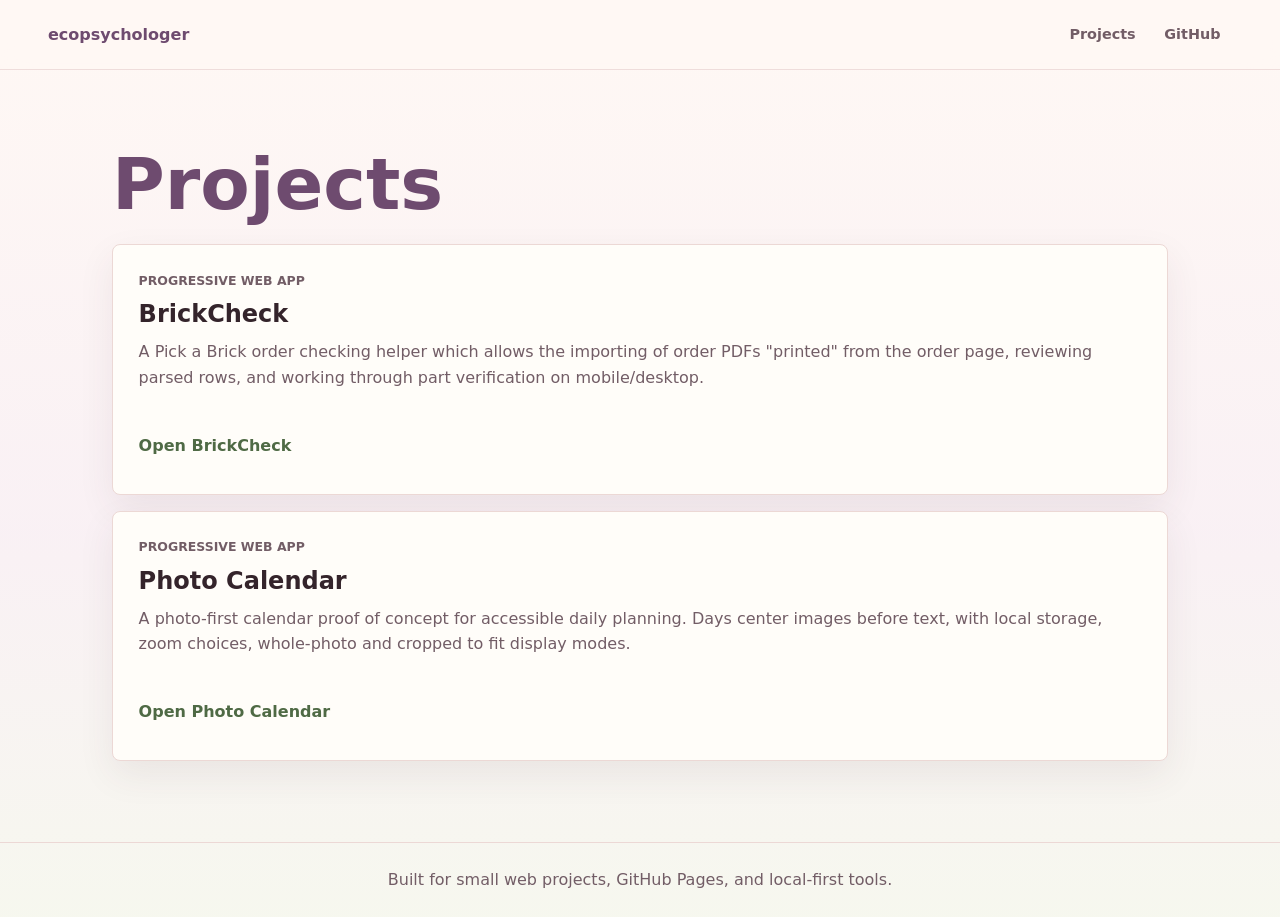
<file: index.html>
<!doctype html>
<html lang="en">
  <head>
    <meta charset="utf-8" />
    <meta name="viewport" content="width=device-width, initial-scale=1" />
    <meta
      name="description"
      content="ecopsychologer's GitHub Pages home for small web projects and local-first tools."
    />
    <meta name="theme-color" content="#f4b8c7" />
    <title>ecopsychologer</title>
    <link rel="stylesheet" href="site.css" />
  </head>
  <body>
    <header class="site-header" id="home">
      <a class="brand" href="#home" aria-label="ecopsychologer home">ecopsychologer</a>
      <nav class="nav" aria-label="Primary navigation">
        <a href="#projects">Projects</a>
        <a href="https://github.com/ecopsychologer">GitHub</a>
      </nav>
    </header>

    <main>
      <section class="section" id="projects" aria-labelledby="projects-title">
        <div class="section-heading">
          <h1 id="projects-title">Projects</h1>
        </div>

        <div class="project-list">
          <article class="project-card">
            <div>
              <p class="project-kicker">Progressive Web App</p>
              <h2>BrickCheck</h2>
              <p>
                A Pick a Brick order checking helper which allows the importing of order
                PDFs "printed" from the order page, reviewing parsed rows, and working
                through part verification on mobile/desktop.
              </p>
            </div>
            <a class="text-link" href="/brickcheck/" aria-label="Open BrickCheck">
              Open BrickCheck
            </a>
          </article>

          <article class="project-card">
            <div>
              <p class="project-kicker">Progressive Web App</p>
              <h2>Photo Calendar</h2>
              <p>
                A photo-first calendar proof of concept for accessible daily planning.
                Days center images before text, with local storage, zoom choices,
                whole-photo and cropped to fit display modes.
              </p>
            </div>
            <a class="text-link" href="/photo-calendar/" aria-label="Open Photo Calendar">
              Open Photo Calendar
            </a>
          </article>
        </div>
      </section>
    </main>

    <footer class="footer">
      <p>Built for small web projects, GitHub Pages, and local-first tools.</p>
    </footer>
  </body>
</html>
</file>
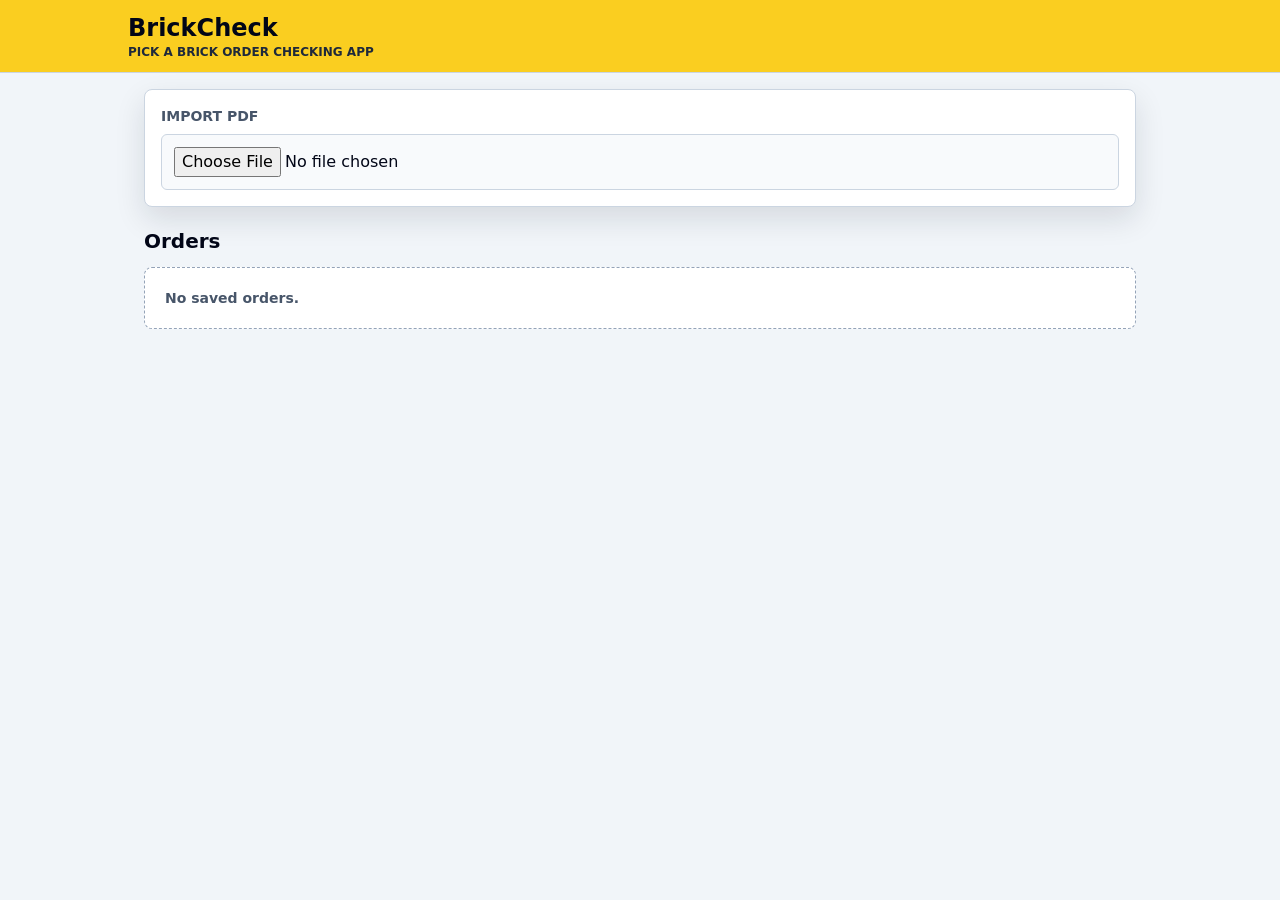
<file: brickcheck/index.html>
<!doctype html>
<html lang="en">
  <head>
    <meta charset="UTF-8" />
    <meta name="viewport" content="width=device-width, initial-scale=1.0, viewport-fit=cover" />
    <meta name="theme-color" content="#facc15" />
    <title>BrickCheck</title>
    <script type="module" crossorigin src="./assets/index-BHTKw_q2.js"></script>
    <link rel="stylesheet" crossorigin href="./assets/index-CjwD-fsX.css">
  <link rel="manifest" href="./manifest.webmanifest"></head>
  <body>
    <div id="root"></div>
  </body>
</html>
</file>
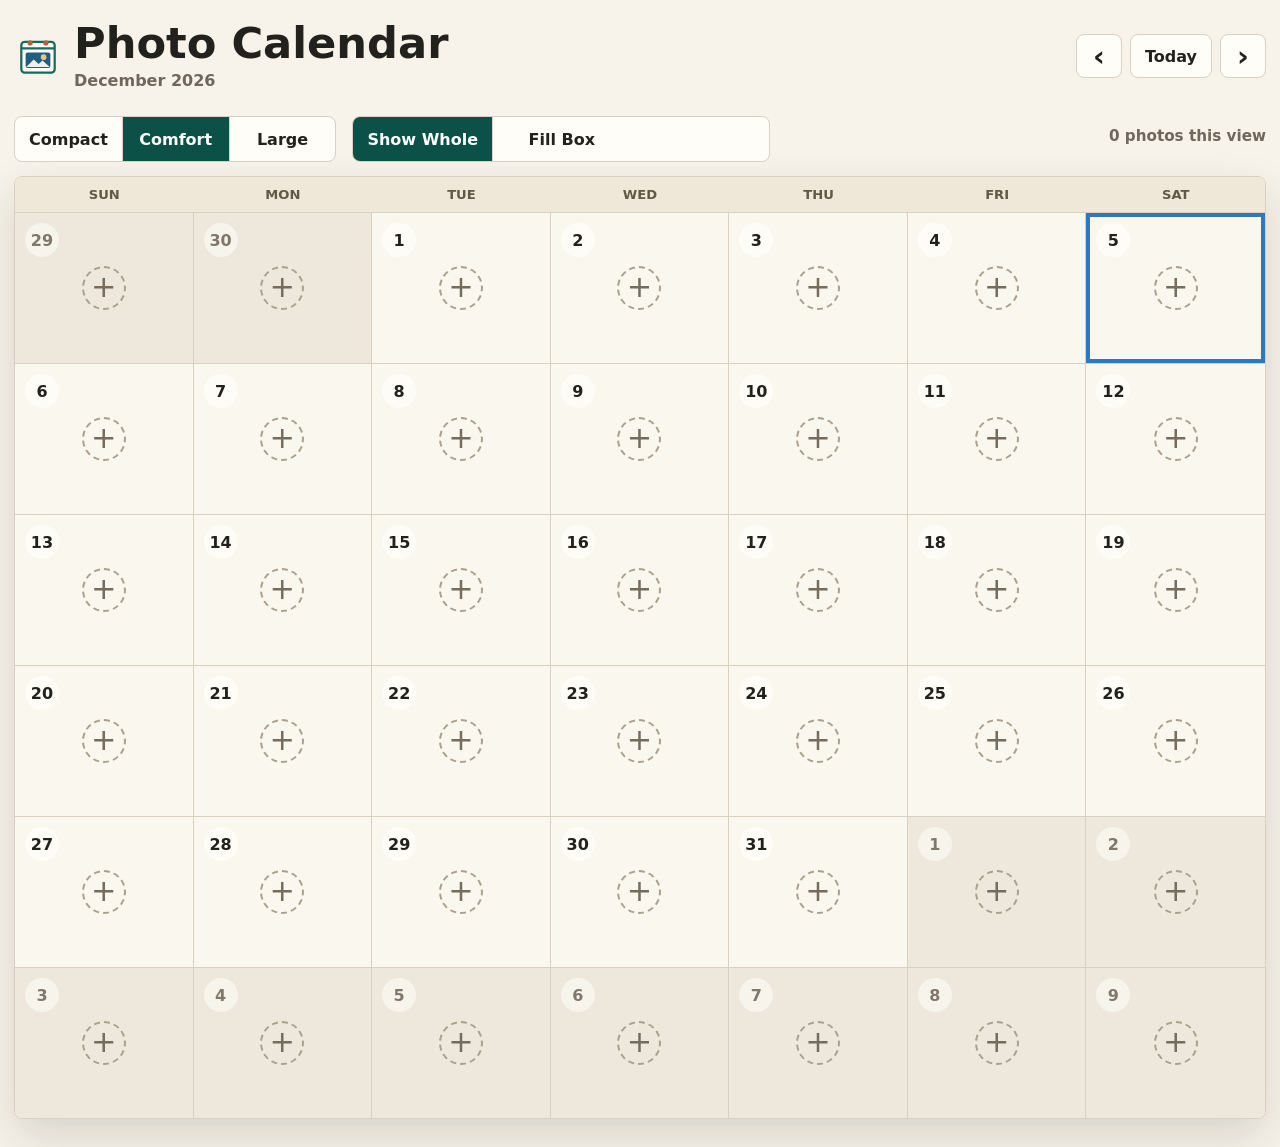
<file: photo-calendar/index.html>
<!doctype html>
<html lang="en">
  <head>
    <meta charset="UTF-8" />
    <meta name="viewport" content="width=device-width, initial-scale=1.0" />
    <meta
      name="description"
      content="A photo-first calendar Progressive Web App."
    />
    <meta name="theme-color" content="#f7f3ea" />
    <title>Photo Calendar</title>
    <link rel="manifest" href="./manifest.webmanifest" />
    <link rel="icon" href="./icons/icon.svg" type="image/svg+xml" />
    <link rel="apple-touch-icon" href="./icons/icon-192.png" />
    <link rel="stylesheet" href="./styles.css" />
  </head>
  <body>
    <div class="app-shell">
      <header class="topbar">
        <div class="brand-lockup" aria-label="Photo Calendar">
          <img src="./icons/icon.svg" alt="" class="brand-icon" />
          <div>
            <h1>Photo Calendar</h1>
            <p id="monthLabel" aria-live="polite"></p>
          </div>
        </div>

        <nav class="month-controls" aria-label="Calendar navigation">
          <button class="icon-button" type="button" id="prevMonth" aria-label="Previous month">
            <span aria-hidden="true">‹</span>
          </button>
          <button class="today-button" type="button" id="todayButton">Today</button>
          <button class="icon-button" type="button" id="nextMonth" aria-label="Next month">
            <span aria-hidden="true">›</span>
          </button>
        </nav>
      </header>

      <main>
        <section class="toolbar" aria-label="Calendar options">
          <div class="segmented-control" role="group" aria-label="Day size">
            <button type="button" data-zoom="compact">Compact</button>
            <button type="button" data-zoom="comfortable">Comfort</button>
            <button type="button" data-zoom="large">Large</button>
          </div>
          <div class="segmented-control" role="group" aria-label="Photo fit">
            <button type="button" data-image-fit="contain">Show Whole</button>
            <button type="button" data-image-fit="cover">Fill Box</button>
          </div>
          <div class="calendar-status" id="calendarStatus" aria-live="polite"></div>
        </section>

        <section class="calendar-wrap" aria-label="Month calendar">
          <div class="weekday-row" aria-hidden="true">
            <span>Sun</span>
            <span>Mon</span>
            <span>Tue</span>
            <span>Wed</span>
            <span>Thu</span>
            <span>Fri</span>
            <span>Sat</span>
          </div>
          <div class="calendar-grid" id="calendarGrid"></div>
        </section>
      </main>
    </div>

    <dialog class="day-dialog" id="dayDialog" aria-labelledby="dialogTitle">
      <form method="dialog" class="day-editor">
        <div class="dialog-header">
          <div>
            <p class="eyebrow" id="dialogDate"></p>
            <h2 id="dialogTitle">Day photo</h2>
          </div>
          <button class="icon-button" type="button" id="closeDialog" aria-label="Close">
            <span aria-hidden="true">×</span>
          </button>
        </div>

        <div class="editor-layout">
          <div class="photo-stage" id="photoStage">
            <img id="photoPreview" alt="" hidden />
            <div class="photo-placeholder" id="photoPlaceholder" aria-hidden="true">
              <span class="placeholder-icon">+</span>
            </div>
          </div>

          <div class="editor-fields">
            <div class="photo-strip" id="photoStrip" aria-label="Photos for this day"></div>

            <label class="file-picker">
              <input id="photoInput" type="file" accept="image/*" />
              <span id="photoPickerLabel">Choose Photo</span>
            </label>

            <label>
              <span>Title</span>
              <input id="titleInput" type="text" autocomplete="off" maxlength="80" />
            </label>

            <label>
              <span>Notes</span>
              <textarea id="noteInput" rows="5" maxlength="500"></textarea>
            </label>

            <div class="dialog-actions">
              <button class="secondary-button" type="button" id="addPhoto">Add Photo</button>
              <button class="danger-button" type="button" id="removePhoto">Remove Photo</button>
              <button class="secondary-button" type="button" id="cancelEdit">Cancel</button>
              <button class="primary-button" type="submit" id="saveDay">Save</button>
            </div>
          </div>
        </div>
      </form>
    </dialog>

    <script src="./app.js" type="module"></script>
  </body>
</html>
</file>
<file: site.css>
:root {
  color-scheme: light;
  --ink: #34242b;
  --muted: #725d66;
  --paper: #fff8f4;
  --surface: #fffdf9;
  --petal: #f4b8c7;
  --rose: #b94768;
  --plum: #6e4b6f;
  --moss: #4f6a45;
  --line: #ecd8d5;
  --shadow: 0 14px 36px rgba(80, 49, 61, 0.08);
}

* {
  box-sizing: border-box;
}

html {
  scroll-behavior: smooth;
}

body {
  margin: 0;
  background: linear-gradient(
    180deg,
    rgba(255, 248, 244, 0.98) 0%,
    rgba(249, 240, 244, 0.96) 58%,
    rgba(246, 247, 238, 0.96) 100%
  );
  color: var(--ink);
  font-family:
    Inter, ui-sans-serif, system-ui, -apple-system, BlinkMacSystemFont, "Segoe UI",
    sans-serif;
  line-height: 1.6;
}

a {
  color: inherit;
}

.site-header {
  position: sticky;
  top: 0;
  z-index: 10;
  display: flex;
  align-items: center;
  justify-content: space-between;
  gap: 1rem;
  padding: 1rem clamp(1rem, 4vw, 3rem);
  background: rgba(255, 248, 244, 0.9);
  border-bottom: 1px solid rgba(236, 216, 213, 0.8);
  backdrop-filter: blur(16px);
}

.brand {
  color: var(--plum);
  font-size: 1rem;
  font-weight: 800;
  text-decoration: none;
}

.nav {
  display: flex;
  flex-wrap: wrap;
  align-items: center;
  justify-content: flex-end;
  gap: 0.35rem;
}

.nav a {
  border-radius: 999px;
  color: var(--muted);
  font-size: 0.9rem;
  font-weight: 700;
  padding: 0.45rem 0.72rem;
  text-decoration: none;
}

.nav a:hover,
.nav a:focus-visible {
  background: rgba(244, 184, 199, 0.28);
  color: var(--rose);
  outline: none;
}

h1,
h2,
h3,
p {
  margin-top: 0;
}

h1 {
  color: var(--plum);
  font-size: clamp(2.4rem, 8vw, 4.5rem);
  line-height: 0.95;
  margin-bottom: 0.8rem;
}

h2 {
  color: var(--ink);
  font-size: 1.5rem;
  line-height: 1.15;
  margin-bottom: 0.65rem;
}

.section {
  margin: 0 auto;
  max-width: 72rem;
  min-height: calc(100vh - 8rem);
  padding: clamp(2.5rem, 8vw, 5rem) clamp(1rem, 4vw, 3rem);
}

.section-heading {
  max-width: 44rem;
}

.project-list {
  display: grid;
  gap: 1rem;
  grid-template-columns: 1fr;
  margin-top: 1.6rem;
}

.project-card {
  background: var(--surface);
  border: 1px solid var(--line);
  border-radius: 8px;
  box-shadow: var(--shadow);
  display: flex;
  flex-direction: column;
  justify-content: space-between;
  min-height: 14rem;
  padding: clamp(1.1rem, 3vw, 1.6rem);
}

.project-card p,
.footer p {
  color: var(--muted);
}

.project-kicker {
  color: var(--rose);
  font-size: 0.78rem;
  font-weight: 850;
  letter-spacing: 0;
  margin: 0 0 0.65rem;
  text-transform: uppercase;
}

.text-link {
  align-items: center;
  border-radius: 8px;
  color: var(--moss);
  display: inline-flex;
  font-weight: 800;
  margin-top: 1rem;
  min-height: 2.85rem;
  text-decoration: none;
}

.text-link:hover,
.text-link:focus-visible {
  color: var(--rose);
}

.text-link:focus-visible {
  outline: 3px solid rgba(141, 169, 130, 0.45);
  outline-offset: 3px;
}

.footer {
  border-top: 1px solid var(--line);
  padding: 1.5rem clamp(1rem, 4vw, 3rem);
  text-align: center;
}

.footer p {
  margin: 0;
}

@media (max-width: 760px) {
  .site-header {
    align-items: flex-start;
    flex-direction: column;
  }

  .nav {
    justify-content: flex-start;
  }
}
</file>
<file: brickcheck/assets/index-CjwD-fsX.css>
*,:before,:after{--tw-border-spacing-x: 0;--tw-border-spacing-y: 0;--tw-translate-x: 0;--tw-translate-y: 0;--tw-rotate: 0;--tw-skew-x: 0;--tw-skew-y: 0;--tw-scale-x: 1;--tw-scale-y: 1;--tw-pan-x: ;--tw-pan-y: ;--tw-pinch-zoom: ;--tw-scroll-snap-strictness: proximity;--tw-gradient-from-position: ;--tw-gradient-via-position: ;--tw-gradient-to-position: ;--tw-ordinal: ;--tw-slashed-zero: ;--tw-numeric-figure: ;--tw-numeric-spacing: ;--tw-numeric-fraction: ;--tw-ring-inset: ;--tw-ring-offset-width: 0px;--tw-ring-offset-color: #fff;--tw-ring-color: rgb(59 130 246 / .5);--tw-ring-offset-shadow: 0 0 #0000;--tw-ring-shadow: 0 0 #0000;--tw-shadow: 0 0 #0000;--tw-shadow-colored: 0 0 #0000;--tw-blur: ;--tw-brightness: ;--tw-contrast: ;--tw-grayscale: ;--tw-hue-rotate: ;--tw-invert: ;--tw-saturate: ;--tw-sepia: ;--tw-drop-shadow: ;--tw-backdrop-blur: ;--tw-backdrop-brightness: ;--tw-backdrop-contrast: ;--tw-backdrop-grayscale: ;--tw-backdrop-hue-rotate: ;--tw-backdrop-invert: ;--tw-backdrop-opacity: ;--tw-backdrop-saturate: ;--tw-backdrop-sepia: ;--tw-contain-size: ;--tw-contain-layout: ;--tw-contain-paint: ;--tw-contain-style: }::backdrop{--tw-border-spacing-x: 0;--tw-border-spacing-y: 0;--tw-translate-x: 0;--tw-translate-y: 0;--tw-rotate: 0;--tw-skew-x: 0;--tw-skew-y: 0;--tw-scale-x: 1;--tw-scale-y: 1;--tw-pan-x: ;--tw-pan-y: ;--tw-pinch-zoom: ;--tw-scroll-snap-strictness: proximity;--tw-gradient-from-position: ;--tw-gradient-via-position: ;--tw-gradient-to-position: ;--tw-ordinal: ;--tw-slashed-zero: ;--tw-numeric-figure: ;--tw-numeric-spacing: ;--tw-numeric-fraction: ;--tw-ring-inset: ;--tw-ring-offset-width: 0px;--tw-ring-offset-color: #fff;--tw-ring-color: rgb(59 130 246 / .5);--tw-ring-offset-shadow: 0 0 #0000;--tw-ring-shadow: 0 0 #0000;--tw-shadow: 0 0 #0000;--tw-shadow-colored: 0 0 #0000;--tw-blur: ;--tw-brightness: ;--tw-contrast: ;--tw-grayscale: ;--tw-hue-rotate: ;--tw-invert: ;--tw-saturate: ;--tw-sepia: ;--tw-drop-shadow: ;--tw-backdrop-blur: ;--tw-backdrop-brightness: ;--tw-backdrop-contrast: ;--tw-backdrop-grayscale: ;--tw-backdrop-hue-rotate: ;--tw-backdrop-invert: ;--tw-backdrop-opacity: ;--tw-backdrop-saturate: ;--tw-backdrop-sepia: ;--tw-contain-size: ;--tw-contain-layout: ;--tw-contain-paint: ;--tw-contain-style: }*,:before,:after{box-sizing:border-box;border-width:0;border-style:solid;border-color:#e5e7eb}:before,:after{--tw-content: ""}html,:host{line-height:1.5;-webkit-text-size-adjust:100%;-moz-tab-size:4;-o-tab-size:4;tab-size:4;font-family:ui-sans-serif,system-ui,sans-serif,"Apple Color Emoji","Segoe UI Emoji",Segoe UI Symbol,"Noto Color Emoji";font-feature-settings:normal;font-variation-settings:normal;-webkit-tap-highlight-color:transparent}body{margin:0;line-height:inherit}hr{height:0;color:inherit;border-top-width:1px}abbr:where([title]){-webkit-text-decoration:underline dotted;text-decoration:underline dotted}h1,h2,h3,h4,h5,h6{font-size:inherit;font-weight:inherit}a{color:inherit;text-decoration:inherit}b,strong{font-weight:bolder}code,kbd,samp,pre{font-family:ui-monospace,SFMono-Regular,Menlo,Monaco,Consolas,Liberation Mono,Courier New,monospace;font-feature-settings:normal;font-variation-settings:normal;font-size:1em}small{font-size:80%}sub,sup{font-size:75%;line-height:0;position:relative;vertical-align:baseline}sub{bottom:-.25em}sup{top:-.5em}table{text-indent:0;border-color:inherit;border-collapse:collapse}button,input,optgroup,select,textarea{font-family:inherit;font-feature-settings:inherit;font-variation-settings:inherit;font-size:100%;font-weight:inherit;line-height:inherit;letter-spacing:inherit;color:inherit;margin:0;padding:0}button,select{text-transform:none}button,input:where([type=button]),input:where([type=reset]),input:where([type=submit]){-webkit-appearance:button;background-color:transparent;background-image:none}:-moz-focusring{outline:auto}:-moz-ui-invalid{box-shadow:none}progress{vertical-align:baseline}::-webkit-inner-spin-button,::-webkit-outer-spin-button{height:auto}[type=search]{-webkit-appearance:textfield;outline-offset:-2px}::-webkit-search-decoration{-webkit-appearance:none}::-webkit-file-upload-button{-webkit-appearance:button;font:inherit}summary{display:list-item}blockquote,dl,dd,h1,h2,h3,h4,h5,h6,hr,figure,p,pre{margin:0}fieldset{margin:0;padding:0}legend{padding:0}ol,ul,menu{list-style:none;margin:0;padding:0}dialog{padding:0}textarea{resize:vertical}input::-moz-placeholder,textarea::-moz-placeholder{opacity:1;color:#9ca3af}input::placeholder,textarea::placeholder{opacity:1;color:#9ca3af}button,[role=button]{cursor:pointer}:disabled{cursor:default}img,svg,video,canvas,audio,iframe,embed,object{display:block;vertical-align:middle}img,video{max-width:100%;height:auto}[hidden]:where(:not([hidden=until-found])){display:none}.pointer-events-none{pointer-events:none}.visible{visibility:visible}.fixed{position:fixed}.sticky{position:sticky}.inset-0{inset:0}.top-0{top:0}.z-20{z-index:20}.z-40{z-index:40}.mx-auto{margin-left:auto;margin-right:auto}.mb-1{margin-bottom:.25rem}.mb-2{margin-bottom:.5rem}.mt-1{margin-top:.25rem}.mt-2{margin-top:.5rem}.mt-3{margin-top:.75rem}.mt-4{margin-top:1rem}.mt-8{margin-top:2rem}.block{display:block}.flex{display:flex}.grid{display:grid}.hidden{display:none}.h-3{height:.75rem}.h-52{height:13rem}.h-6{height:1.5rem}.h-full{height:100%}.min-h-10{min-height:2.5rem}.min-h-11{min-height:2.75rem}.min-h-12{min-height:3rem}.min-h-28{min-height:7rem}.min-h-screen{min-height:100vh}.w-6{width:1.5rem}.w-full{width:100%}.min-w-0{min-width:0px}.max-w-5xl{max-width:64rem}.max-w-lg{max-width:32rem}.shrink-0{flex-shrink:0}.transform{transform:translate(var(--tw-translate-x),var(--tw-translate-y)) rotate(var(--tw-rotate)) skew(var(--tw-skew-x)) skewY(var(--tw-skew-y)) scaleX(var(--tw-scale-x)) scaleY(var(--tw-scale-y))}.cursor-pointer{cursor:pointer}.grid-cols-2{grid-template-columns:repeat(2,minmax(0,1fr))}.grid-cols-3{grid-template-columns:repeat(3,minmax(0,1fr))}.grid-cols-4{grid-template-columns:repeat(4,minmax(0,1fr))}.grid-cols-\[1fr_auto\]{grid-template-columns:1fr auto}.grid-cols-\[72px_1fr\]{grid-template-columns:72px 1fr}.flex-wrap{flex-wrap:wrap}.place-items-center{place-items:center}.items-start{align-items:flex-start}.items-center{align-items:center}.justify-end{justify-content:flex-end}.justify-between{justify-content:space-between}.gap-1{gap:.25rem}.gap-2{gap:.5rem}.gap-3{gap:.75rem}.space-y-3>:not([hidden])~:not([hidden]){--tw-space-y-reverse: 0;margin-top:calc(.75rem * calc(1 - var(--tw-space-y-reverse)));margin-bottom:calc(.75rem * var(--tw-space-y-reverse))}.space-y-4>:not([hidden])~:not([hidden]){--tw-space-y-reverse: 0;margin-top:calc(1rem * calc(1 - var(--tw-space-y-reverse)));margin-bottom:calc(1rem * var(--tw-space-y-reverse))}.space-y-5>:not([hidden])~:not([hidden]){--tw-space-y-reverse: 0;margin-top:calc(1.25rem * calc(1 - var(--tw-space-y-reverse)));margin-bottom:calc(1.25rem * var(--tw-space-y-reverse))}.overflow-hidden{overflow:hidden}.truncate{overflow:hidden;text-overflow:ellipsis;white-space:nowrap}.break-words{overflow-wrap:break-word}.rounded{border-radius:.25rem}.rounded-full{border-radius:9999px}.rounded-lg{border-radius:.5rem}.rounded-md{border-radius:.375rem}.border{border-width:1px}.border-b{border-bottom-width:1px}.border-t{border-top-width:1px}.border-dashed{border-style:dashed}.border-amber-200{--tw-border-opacity: 1;border-color:rgb(253 230 138 / var(--tw-border-opacity, 1))}.border-amber-300{--tw-border-opacity: 1;border-color:rgb(252 211 77 / var(--tw-border-opacity, 1))}.border-slate-100{--tw-border-opacity: 1;border-color:rgb(241 245 249 / var(--tw-border-opacity, 1))}.border-slate-200{--tw-border-opacity: 1;border-color:rgb(226 232 240 / var(--tw-border-opacity, 1))}.border-slate-300{--tw-border-opacity: 1;border-color:rgb(203 213 225 / var(--tw-border-opacity, 1))}.border-slate-400{--tw-border-opacity: 1;border-color:rgb(148 163 184 / var(--tw-border-opacity, 1))}.bg-amber-100{--tw-bg-opacity: 1;background-color:rgb(254 243 199 / var(--tw-bg-opacity, 1))}.bg-amber-50{--tw-bg-opacity: 1;background-color:rgb(255 251 235 / var(--tw-bg-opacity, 1))}.bg-emerald-100{--tw-bg-opacity: 1;background-color:rgb(209 250 229 / var(--tw-bg-opacity, 1))}.bg-red-100{--tw-bg-opacity: 1;background-color:rgb(254 226 226 / var(--tw-bg-opacity, 1))}.bg-red-700{--tw-bg-opacity: 1;background-color:rgb(185 28 28 / var(--tw-bg-opacity, 1))}.bg-sky-100{--tw-bg-opacity: 1;background-color:rgb(224 242 254 / var(--tw-bg-opacity, 1))}.bg-slate-100{--tw-bg-opacity: 1;background-color:rgb(241 245 249 / var(--tw-bg-opacity, 1))}.bg-slate-200{--tw-bg-opacity: 1;background-color:rgb(226 232 240 / var(--tw-bg-opacity, 1))}.bg-slate-50{--tw-bg-opacity: 1;background-color:rgb(248 250 252 / var(--tw-bg-opacity, 1))}.bg-slate-900{--tw-bg-opacity: 1;background-color:rgb(15 23 42 / var(--tw-bg-opacity, 1))}.bg-slate-950{--tw-bg-opacity: 1;background-color:rgb(2 6 23 / var(--tw-bg-opacity, 1))}.bg-slate-950\/60{background-color:#02061799}.bg-white{--tw-bg-opacity: 1;background-color:rgb(255 255 255 / var(--tw-bg-opacity, 1))}.bg-yellow-100{--tw-bg-opacity: 1;background-color:rgb(254 249 195 / var(--tw-bg-opacity, 1))}.bg-yellow-200{--tw-bg-opacity: 1;background-color:rgb(254 240 138 / var(--tw-bg-opacity, 1))}.bg-yellow-300{--tw-bg-opacity: 1;background-color:rgb(253 224 71 / var(--tw-bg-opacity, 1))}.bg-yellow-400\/95{background-color:#facc15f2}.object-cover{-o-object-fit:cover;object-fit:cover}.p-2{padding:.5rem}.p-3{padding:.75rem}.p-4{padding:1rem}.p-5{padding:1.25rem}.px-2{padding-left:.5rem;padding-right:.5rem}.px-3{padding-left:.75rem;padding-right:.75rem}.px-4{padding-left:1rem;padding-right:1rem}.py-1{padding-top:.25rem;padding-bottom:.25rem}.py-2{padding-top:.5rem;padding-bottom:.5rem}.py-3{padding-top:.75rem;padding-bottom:.75rem}.py-4{padding-top:1rem;padding-bottom:1rem}.pb-28{padding-bottom:7rem}.pt-3{padding-top:.75rem}.text-left{text-align:left}.text-center{text-align:center}.text-right{text-align:right}.font-mono{font-family:ui-monospace,SFMono-Regular,Menlo,Monaco,Consolas,Liberation Mono,Courier New,monospace}.text-2xl{font-size:1.5rem;line-height:2rem}.text-\[10px\]{font-size:10px}.text-\[11px\]{font-size:11px}.text-base{font-size:1rem;line-height:1.5rem}.text-lg{font-size:1.125rem;line-height:1.75rem}.text-sm{font-size:.875rem;line-height:1.25rem}.text-xl{font-size:1.25rem;line-height:1.75rem}.text-xs{font-size:.75rem;line-height:1rem}.font-black{font-weight:900}.font-bold{font-weight:700}.font-semibold{font-weight:600}.uppercase{text-transform:uppercase}.leading-6{line-height:1.5rem}.leading-tight{line-height:1.25}.tracking-normal{letter-spacing:0em}.text-amber-700{--tw-text-opacity: 1;color:rgb(180 83 9 / var(--tw-text-opacity, 1))}.text-amber-800{--tw-text-opacity: 1;color:rgb(146 64 14 / var(--tw-text-opacity, 1))}.text-amber-900{--tw-text-opacity: 1;color:rgb(120 53 15 / var(--tw-text-opacity, 1))}.text-amber-950{--tw-text-opacity: 1;color:rgb(69 26 3 / var(--tw-text-opacity, 1))}.text-emerald-700{--tw-text-opacity: 1;color:rgb(4 120 87 / var(--tw-text-opacity, 1))}.text-emerald-800{--tw-text-opacity: 1;color:rgb(6 95 70 / var(--tw-text-opacity, 1))}.text-red-700{--tw-text-opacity: 1;color:rgb(185 28 28 / var(--tw-text-opacity, 1))}.text-red-800{--tw-text-opacity: 1;color:rgb(153 27 27 / var(--tw-text-opacity, 1))}.text-sky-800{--tw-text-opacity: 1;color:rgb(7 89 133 / var(--tw-text-opacity, 1))}.text-slate-500{--tw-text-opacity: 1;color:rgb(100 116 139 / var(--tw-text-opacity, 1))}.text-slate-600{--tw-text-opacity: 1;color:rgb(71 85 105 / var(--tw-text-opacity, 1))}.text-slate-700{--tw-text-opacity: 1;color:rgb(51 65 85 / var(--tw-text-opacity, 1))}.text-slate-800{--tw-text-opacity: 1;color:rgb(30 41 59 / var(--tw-text-opacity, 1))}.text-slate-950{--tw-text-opacity: 1;color:rgb(2 6 23 / var(--tw-text-opacity, 1))}.text-white{--tw-text-opacity: 1;color:rgb(255 255 255 / var(--tw-text-opacity, 1))}.underline{text-decoration-line:underline}.accent-red-700{accent-color:#b91c1c}.accent-slate-950{accent-color:#020617}.opacity-50{opacity:.5}.shadow-sm{--tw-shadow: 0 1px 2px 0 rgb(0 0 0 / .05);--tw-shadow-colored: 0 1px 2px 0 var(--tw-shadow-color);box-shadow:var(--tw-ring-offset-shadow, 0 0 #0000),var(--tw-ring-shadow, 0 0 #0000),var(--tw-shadow)}.shadow-soft{--tw-shadow: 0 12px 30px rgba(17, 24, 39, .12);--tw-shadow-colored: 0 12px 30px var(--tw-shadow-color);box-shadow:var(--tw-ring-offset-shadow, 0 0 #0000),var(--tw-ring-shadow, 0 0 #0000),var(--tw-shadow)}.filter{filter:var(--tw-blur) var(--tw-brightness) var(--tw-contrast) var(--tw-grayscale) var(--tw-hue-rotate) var(--tw-invert) var(--tw-saturate) var(--tw-sepia) var(--tw-drop-shadow)}.backdrop-blur{--tw-backdrop-blur: blur(8px);-webkit-backdrop-filter:var(--tw-backdrop-blur) var(--tw-backdrop-brightness) var(--tw-backdrop-contrast) var(--tw-backdrop-grayscale) var(--tw-backdrop-hue-rotate) var(--tw-backdrop-invert) var(--tw-backdrop-opacity) var(--tw-backdrop-saturate) var(--tw-backdrop-sepia);backdrop-filter:var(--tw-backdrop-blur) var(--tw-backdrop-brightness) var(--tw-backdrop-contrast) var(--tw-backdrop-grayscale) var(--tw-backdrop-hue-rotate) var(--tw-backdrop-invert) var(--tw-backdrop-opacity) var(--tw-backdrop-saturate) var(--tw-backdrop-sepia)}.transition-all{transition-property:all;transition-timing-function:cubic-bezier(.4,0,.2,1);transition-duration:.15s}.duration-300{transition-duration:.3s}:root{font-family:Inter,ui-sans-serif,system-ui,-apple-system,BlinkMacSystemFont,Segoe UI,sans-serif;color:#111827;background:#f1f5f9;font-synthesis:none;text-rendering:optimizeLegibility;-webkit-font-smoothing:antialiased;-moz-osx-font-smoothing:grayscale}*{box-sizing:border-box}body{margin:0;min-width:320px}button,input,textarea,select{font:inherit}button{touch-action:manipulation}.h-18{height:4.5rem}.w-18{width:4.5rem}.progress-stripes{background-image:linear-gradient(45deg,rgba(255,255,255,.24) 25%,transparent 25%,transparent 50%,rgba(255,255,255,.24) 50%,rgba(255,255,255,.24) 75%,transparent 75%,transparent);background-size:1rem 1rem;animation:progress-stripes .8s linear infinite}@keyframes progress-stripes{0%{background-position:0 0}to{background-position:1rem 0}}.last\:border-b-0:last-child{border-bottom-width:0px}.disabled\:opacity-50:disabled{opacity:.5}@media(min-width:768px){.md\:grid-cols-4{grid-template-columns:repeat(4,minmax(0,1fr))}}
</file>
<file: photo-calendar/styles.css>
:root {
  color-scheme: light;
  --paper: #f7f3ea;
  --surface: #fffdf8;
  --ink: #23211d;
  --muted: #6e675c;
  --line: #d8d0c0;
  --accent: #176b5d;
  --accent-strong: #0c5147;
  --warm: #b85f3c;
  --focus: #2b78c5;
  --shadow: 0 18px 45px rgb(31 27 21 / 14%);
  --cell-min: 132px;
  --radius: 8px;
  font-family:
    Inter, ui-sans-serif, system-ui, -apple-system, BlinkMacSystemFont, "Segoe UI",
    sans-serif;
}

* {
  box-sizing: border-box;
}

body {
  min-width: 320px;
  margin: 0;
  color: var(--ink);
  background: var(--paper);
}

button,
input,
textarea {
  font: inherit;
}

button {
  cursor: pointer;
}

button:focus-visible,
input:focus-visible,
textarea:focus-visible {
  outline: 3px solid var(--focus);
  outline-offset: 2px;
}

.app-shell {
  width: min(1580px, calc(100% - 28px));
  margin: 0 auto;
  padding: 18px 0 28px;
}

.topbar,
.toolbar {
  display: flex;
  align-items: center;
  justify-content: space-between;
  gap: 16px;
}

.topbar {
  padding: 4px 0 16px;
}

.brand-lockup {
  display: flex;
  align-items: center;
  min-width: 0;
  gap: 12px;
}

.brand-icon {
  width: 48px;
  height: 48px;
  flex: 0 0 auto;
}

h1,
h2,
p {
  margin: 0;
}

h1 {
  font-size: clamp(1.65rem, 4vw, 2.7rem);
  line-height: 1;
}

#monthLabel {
  margin-top: 6px;
  color: var(--muted);
  font-size: 1rem;
  font-weight: 650;
}

.month-controls,
.dialog-actions {
  display: flex;
  align-items: center;
  gap: 8px;
}

.icon-button,
.today-button,
.primary-button,
.secondary-button,
.danger-button,
.segmented-control button,
.file-picker span {
  min-height: 44px;
  border: 1px solid var(--line);
  border-radius: var(--radius);
  color: var(--ink);
  background: var(--surface);
  font-weight: 750;
}

.icon-button {
  width: 46px;
  padding: 0;
  font-size: 1.8rem;
  line-height: 1;
}

.today-button,
.primary-button,
.secondary-button,
.danger-button,
.segmented-control button,
.file-picker span {
  padding: 0 14px;
}

.primary-button {
  border-color: var(--accent);
  color: white;
  background: var(--accent);
}

.danger-button {
  border-color: #d6b8aa;
  color: #79351f;
}

.toolbar {
  padding: 10px 0 14px;
  justify-content: flex-start;
}

.segmented-control {
  display: inline-grid;
  grid-template-columns: repeat(3, minmax(0, 1fr));
  overflow: hidden;
  border: 1px solid var(--line);
  border-radius: var(--radius);
  background: var(--surface);
}

.segmented-control button {
  min-width: 92px;
  border: 0;
  border-radius: 0;
  background: transparent;
}

.segmented-control button + button {
  border-left: 1px solid var(--line);
}

.segmented-control button[aria-pressed="true"] {
  color: white;
  background: var(--accent-strong);
}

.calendar-status {
  margin-left: auto;
  min-height: 24px;
  color: var(--muted);
  font-size: 0.95rem;
  font-weight: 650;
  text-align: right;
}

.calendar-wrap {
  overflow: hidden;
  border: 1px solid var(--line);
  border-radius: var(--radius);
  background: var(--surface);
  box-shadow: var(--shadow);
}

.weekday-row,
.calendar-grid {
  display: grid;
  grid-template-columns: repeat(7, minmax(0, 1fr));
}

.weekday-row {
  border-bottom: 1px solid var(--line);
  background: #efe7d8;
}

.weekday-row span {
  padding: 10px 8px;
  color: #615846;
  font-size: 0.82rem;
  font-weight: 850;
  text-align: center;
  text-transform: uppercase;
}

.calendar-grid {
  --day-min: var(--cell-min);
}

body[data-zoom="compact"] {
  --cell-min: 96px;
}

body[data-zoom="comfortable"] {
  --cell-min: 150px;
}

body[data-zoom="large"] {
  --cell-min: 220px;
}

.day-cell {
  position: relative;
  display: flex;
  min-height: var(--day-min);
  padding: 0;
  overflow: hidden;
  border: 0;
  border-right: 1px solid var(--line);
  border-bottom: 1px solid var(--line);
  color: inherit;
  background: #faf7ef;
  text-align: left;
}

.day-cell:nth-child(7n) {
  border-right: 0;
}

.day-cell:nth-last-child(-n + 7) {
  border-bottom: 0;
}

.day-cell.is-outside {
  background: #eee7dc;
}

.day-cell.is-today {
  box-shadow: inset 0 0 0 4px #2b78c5;
}

.day-cell.has-photo {
  background: #15120f;
}

.day-visual {
  position: absolute;
  inset: 0;
  display: grid;
  place-items: center;
}

.day-visual img {
  width: 100%;
  height: 100%;
  object-fit: contain;
}

body[data-image-fit="cover"] .day-visual img {
  object-fit: cover;
}

.day-visual.has-many {
  grid-template-columns: repeat(2, minmax(0, 1fr));
  grid-template-rows: repeat(2, minmax(0, 1fr));
  gap: 2px;
  padding: 2px;
}

.day-visual.has-many img {
  min-width: 0;
  min-height: 0;
  background: #15120f;
}

.day-cell.has-photo::after {
  position: absolute;
  inset: auto 0 0;
  height: 45%;
  content: "";
  background: linear-gradient(to top, rgb(0 0 0 / 62%), rgb(0 0 0 / 0));
}

.day-meta {
  position: relative;
  z-index: 1;
  display: flex;
  width: 100%;
  min-height: var(--day-min);
  flex-direction: column;
  justify-content: space-between;
  padding: 10px;
}

.day-number {
  display: grid;
  width: 34px;
  height: 34px;
  place-items: center;
  border-radius: 999px;
  color: var(--ink);
  background: rgb(255 253 248 / 88%);
  font-size: 1rem;
  font-weight: 900;
}

.day-weekday {
  display: none;
}

.is-outside .day-number {
  color: #80786b;
  background: rgb(255 253 248 / 58%);
}

.photo-summary {
  display: flex;
  align-items: end;
  justify-content: space-between;
  min-height: 30px;
  gap: 8px;
}

.photo-title {
  overflow: hidden;
  color: white;
  font-size: 1rem;
  font-weight: 850;
  text-shadow: 0 1px 4px rgb(0 0 0 / 70%);
}

.empty-mark {
  width: 44px;
  height: 44px;
  margin: auto;
  border: 2px dashed #aaa08e;
  border-radius: 50%;
  color: #756c5d;
  font-size: 1.9rem;
  font-weight: 400;
  line-height: 38px;
  text-align: center;
}

.day-cell.has-photo .empty-mark {
  display: none;
}

.event-count {
  display: grid;
  min-width: 28px;
  height: 28px;
  place-items: center;
  border-radius: 999px;
  color: white;
  background: var(--warm);
  font-size: 0.82rem;
  font-weight: 900;
}

.day-dialog {
  width: min(860px, calc(100% - 26px));
  max-height: min(820px, calc(100% - 24px));
  padding: 0;
  border: 0;
  border-radius: var(--radius);
  color: var(--ink);
  background: var(--surface);
  box-shadow: var(--shadow);
}

.day-dialog::backdrop {
  background: rgb(31 27 21 / 55%);
}

.day-editor {
  padding: 18px;
}

.dialog-header {
  display: flex;
  align-items: start;
  justify-content: space-between;
  gap: 16px;
  padding-bottom: 16px;
}

.eyebrow {
  color: var(--muted);
  font-size: 0.86rem;
  font-weight: 850;
  text-transform: uppercase;
}

.dialog-header h2 {
  margin-top: 4px;
  font-size: 1.7rem;
}

.editor-layout {
  display: grid;
  grid-template-columns: minmax(260px, 1fr) minmax(280px, 0.85fr);
  gap: 18px;
}

.photo-stage {
  position: relative;
  display: grid;
  min-height: 390px;
  overflow: hidden;
  place-items: center;
  border: 1px solid var(--line);
  border-radius: var(--radius);
  background: #efe7d8;
}

.photo-stage img {
  width: 100%;
  height: 100%;
  object-fit: contain;
  background: #17130f;
}

body[data-image-fit="cover"] .photo-stage img {
  object-fit: cover;
}

.photo-placeholder {
  display: grid;
  width: 112px;
  height: 112px;
  place-items: center;
  border: 3px dashed #a79d8d;
  border-radius: 50%;
  color: #655d50;
  background: rgb(255 253 248 / 52%);
}

.placeholder-icon {
  font-size: 4rem;
  line-height: 1;
}

.editor-fields {
  display: flex;
  flex-direction: column;
  gap: 14px;
}

.photo-strip {
  display: grid;
  grid-template-columns: repeat(auto-fill, minmax(72px, 1fr));
  gap: 8px;
}

.photo-strip-item {
  display: grid;
  min-height: 72px;
  overflow: hidden;
  place-items: center;
  border: 2px solid var(--line);
  border-radius: var(--radius);
  color: var(--muted);
  background: #efe7d8;
  font-weight: 850;
}

.photo-strip-item img {
  width: 100%;
  height: 100%;
  object-fit: contain;
  background: #17130f;
}

body[data-image-fit="cover"] .photo-strip-item img {
  object-fit: cover;
}

.photo-strip-item[aria-pressed="true"] {
  border-color: var(--accent);
  box-shadow: inset 0 0 0 2px var(--accent);
}

.add-strip-item {
  border-style: dashed;
  color: var(--accent-strong);
  background: #f8f2e7;
  font-size: 2rem;
  line-height: 1;
}

.editor-fields label {
  display: grid;
  gap: 7px;
  color: var(--muted);
  font-size: 0.92rem;
  font-weight: 850;
}

.editor-fields input[type="text"],
.editor-fields textarea {
  width: 100%;
  border: 1px solid var(--line);
  border-radius: var(--radius);
  color: var(--ink);
  background: white;
  font-size: 1.05rem;
}

.editor-fields input[type="text"] {
  min-height: 46px;
  padding: 0 12px;
}

.editor-fields textarea {
  resize: vertical;
  padding: 12px;
}

.file-picker input {
  width: 1px;
  height: 1px;
  overflow: hidden;
  position: absolute;
  clip: rect(0 0 0 0);
}

.file-picker span {
  display: inline-flex;
  align-items: center;
  justify-content: center;
  width: 100%;
  border-color: var(--accent);
  color: var(--accent-strong);
}

.dialog-actions {
  flex-wrap: wrap;
  justify-content: end;
  margin-top: auto;
  padding-top: 4px;
}

@media (max-width: 720px) {
  .topbar,
  .toolbar {
    align-items: stretch;
    flex-direction: column;
  }

  .month-controls,
  .segmented-control {
    width: 100%;
  }

  .today-button {
    flex: 1;
  }

  .calendar-status {
    margin-left: 0;
    text-align: left;
  }
}

@media (max-width: 560px) {
  .calendar-wrap {
    overflow: hidden;
  }

  .weekday-row {
    display: none;
  }

  .calendar-grid {
    display: flex;
    flex-direction: column;
  }

  .day-cell {
    display: grid;
    grid-template-columns: 88px minmax(0, 1fr);
    min-height: var(--cell-min);
    border-right: 0;
  }

  .day-cell:nth-last-child(-n + 7) {
    border-bottom: 1px solid var(--line);
  }

  .day-cell:last-child {
    border-bottom: 0;
  }

  .day-visual {
    position: relative;
    inset: auto;
    grid-column: 2;
    width: 100%;
    min-height: var(--cell-min);
    background: #15120f;
  }

  .day-cell:not(.has-photo) .day-visual {
    background: #faf7ef;
  }

  .day-meta {
    position: absolute;
    inset: 0;
    display: grid;
    grid-template-columns: 88px minmax(0, 1fr);
    grid-template-rows: 1fr auto 1fr;
    min-height: var(--cell-min);
    padding: 8px;
    pointer-events: none;
  }

  .day-number {
    width: 50px;
    height: 50px;
    align-self: center;
    justify-self: center;
    font-size: 1.15rem;
  }

  .day-weekday {
    display: block;
    grid-column: 1;
    grid-row: 3;
    align-self: start;
    justify-self: center;
    color: var(--muted);
    font-size: 0.82rem;
    font-weight: 900;
    text-transform: uppercase;
  }

  .photo-summary {
    grid-column: 2;
    grid-row: 3;
    align-self: end;
  }

  .editor-layout {
    grid-template-columns: 1fr;
  }

  .photo-stage {
    min-height: 300px;
  }
}

@media (max-width: 520px) {
  .app-shell {
    width: min(100% - 18px, 1580px);
    padding-top: 10px;
  }

  .brand-icon {
    width: 42px;
    height: 42px;
  }

  h1 {
    font-size: 1.55rem;
  }

  .segmented-control button {
    min-width: 0;
    padding-inline: 8px;
  }

  .day-editor {
    padding: 14px;
  }

  .dialog-actions button {
    flex: 1 1 120px;
  }
}
</file>
